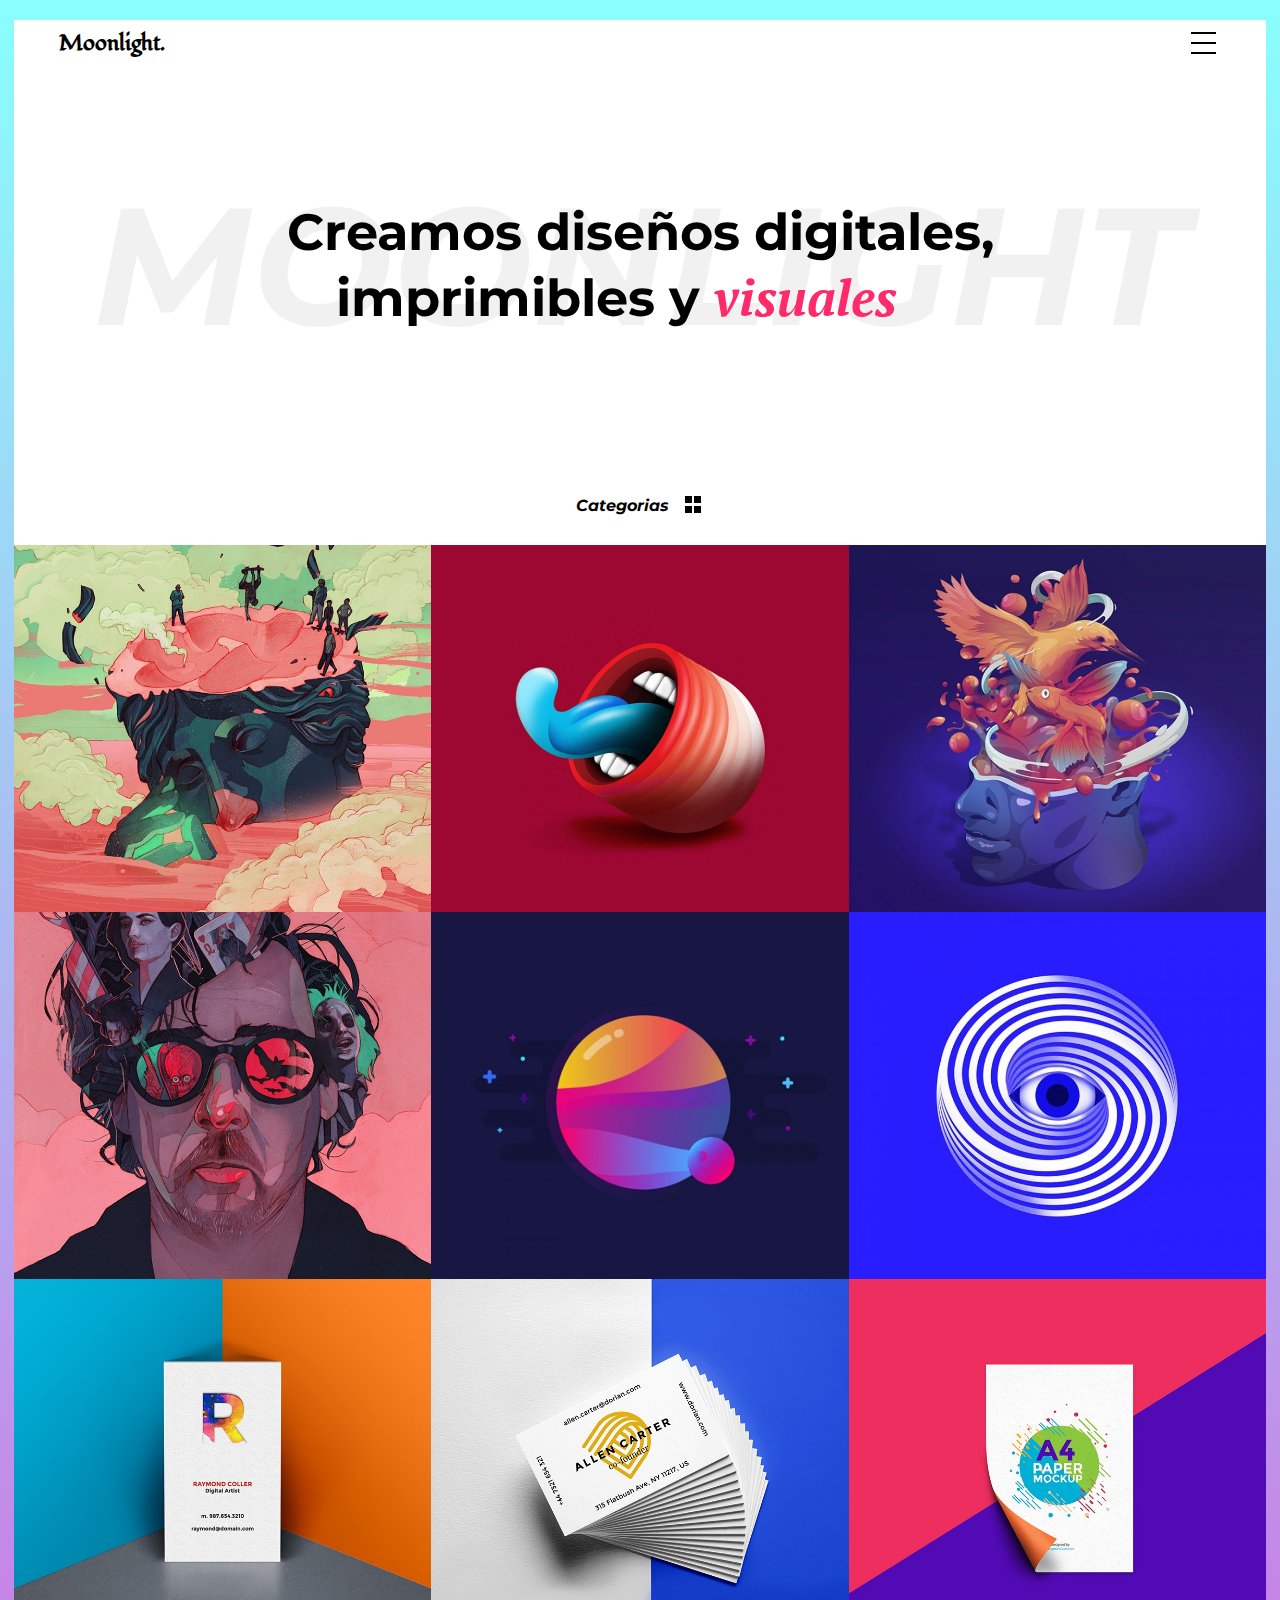
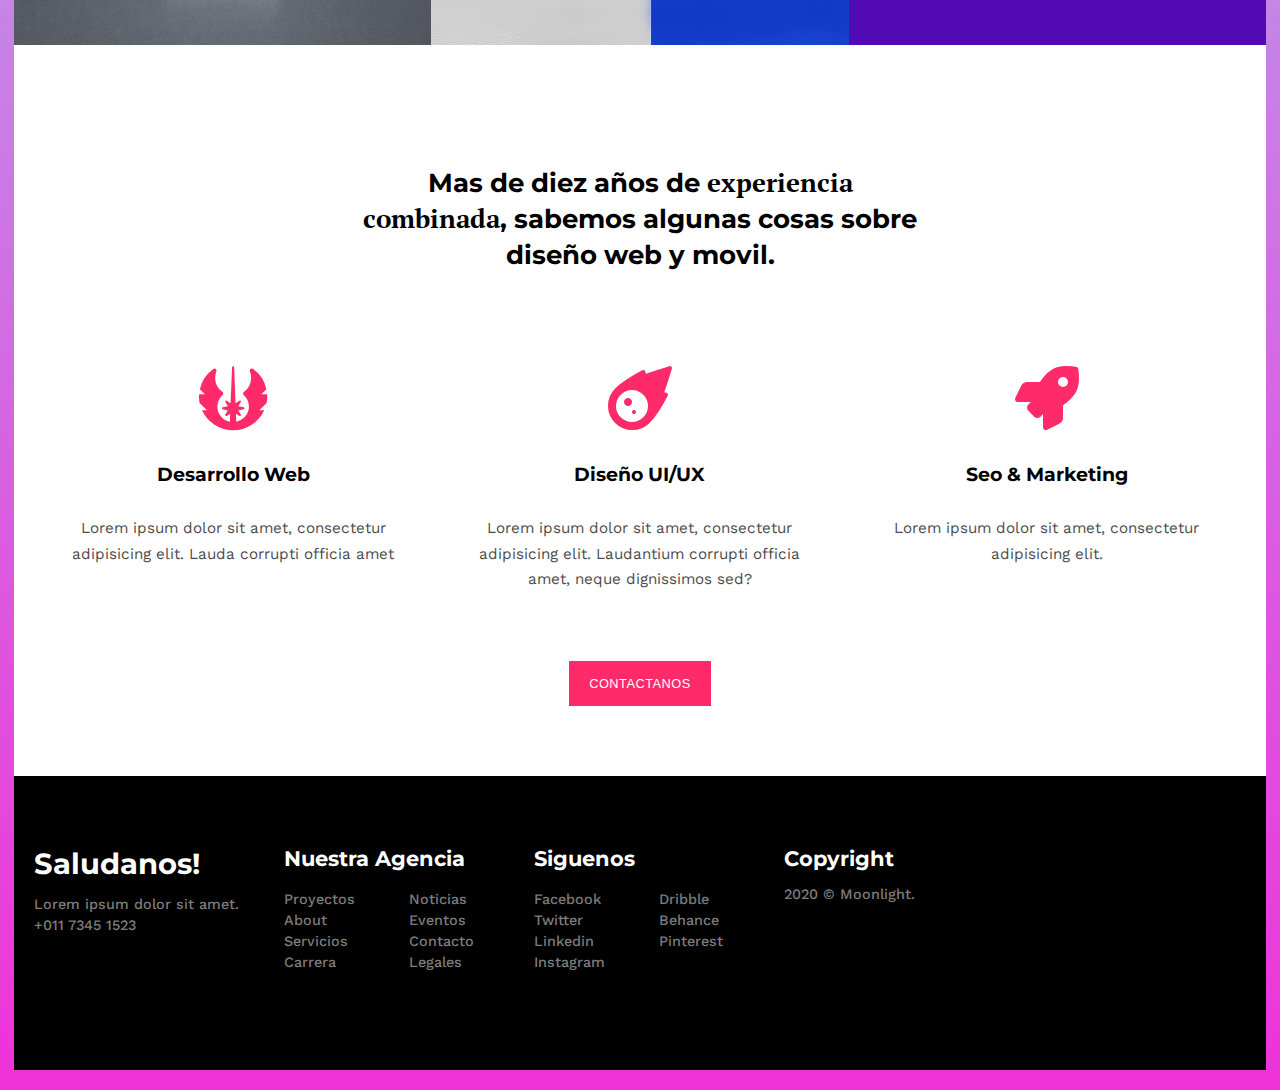
<file: index.html>
<!DOCTYPE html>
<html lang="en">
  <head>
    <meta charset="UTF-8" />
    <meta name="viewport" content="width=device-width, initial-scale=1.0" />
    <!--GOOGLE FONTS-->
    <link
      href="https://fonts.googleapis.com/css2?family=Montserrat:wght@400;700;900&display=swap"
      rel="stylesheet"
    />
    <link
      href="https://fonts.googleapis.com/css2?family=PT+Serif:wght@400;700&display=swap"
      rel="stylesheet"
    />
    <link
      href="https://fonts.googleapis.com/css2?family=Fondamento&display=swap"
      rel="stylesheet"
    />
    <link
      href="https://fonts.googleapis.com/css2?family=Work+Sans:wght@400;500&display=swap"
      rel="stylesheet"
    />
    <!--FONTAWESOME-->
    <link
      rel="stylesheet"
      href="https://cdnjs.cloudflare.com/ajax/libs/font-awesome/5.13.1/css/all.min.css"
    />
    <link rel="stylesheet" href="css/styles.css" />
    <title>Design Portfolio</title>
  </head>
  <body>
    <div class="contenedor">
      <!--INICIO HEADER-->
      <header class="header-principal flex">
        <!--INICIO NAV PRINCIPAL-->
        <nav class="navegacion-principal flex">
          <div class="logo flex">
            <p>moonlight.</p>
          </div>
          <div class="hamburguesa flex">
            <span class="linea-hamburguesa"></span>
            <span class="linea-hamburguesa"></span>
            <span class="linea-hamburguesa"></span>
          </div>
        </nav>
        <!--INICIO CONTENIDO HEADER-->
        <div class="contenedor-titulo-principal flex">
          <p class="texto-background flex">moonlight</p>
          <h1 class="titulo-principal">
            Creamos diseños digitales, <br />
            imprimibles y <span class="efecto-titulo">visuales</span>
          </h1>
        </div>
        <!--INICIO SECCION FILTROS-->
        <section class="contenedor-filtro flex">
          <div class="clickeable flex">
            <p>categorias</p>
            <div class="menu-categorias">
              <span class="cuadrado-categorias"></span>
              <span class="cuadrado-categorias"></span>
              <span class="cuadrado-categorias"></span>
              <span class="cuadrado-categorias"></span>
            </div>
          </div>
        </section>
        <div class="contenedor-categorias">
          <button class="categoria" data-filter="todos">Todos</button>
          <button class="categoria" data-filter="fotografia">Fotografia</button>
          <button class="categoria" data-filter="diseño">Diseño</button>
          <button class="categoria" data-filter="marca">Marca</button>
          <button class="categoria" data-filter="maqueta">Maquetas</button>
        </div>
      </header>
      <!--INICIO CONTENIDO PRINCIPAL-->
      <section class="contenedor-imagenes flex" id="proyectos">
        <div class="imagenes flex" data-item="diseño">
          <img
            class="imagenes-principales"
            src="./images/demo-creative-agency-work-1.jpg"
            alt=""
          />
          <div class="hover-imagenes">
            <div class="tag">#diseño</div>
            <h3 class="autor">john doe</h3>
            <p class="descripcion">
              Lorem ipsum dolor sit, amet consectetur adipisicing elit.
            </p>
            <button class="btn-hover">Ver Imagen</button>
          </div>
        </div>
        <div class="imagenes flex" data-item="diseño">
          <img
            class="imagenes-principales"
            src="./images/demo-creative-agency-work-2-768x675.jpg"
            alt=""
          />
          <div class="hover-imagenes">
            <div class="tag">#diseño</div>
            <h3 class="autor">jane doe</h3>
            <p class="descripcion">
              Lorem ipsum dolor sit, amet consectetur adipisicing elit.
            </p>
            <button class="btn-hover">Ver Mas</button>
          </div>
        </div>
        <div class="imagenes flex" data-item="diseño">
          <img
            class="imagenes-principales"
            src="./images/demo-creative-agency-work-5-768x675.jpg"
            alt=""
          />
          <div class="hover-imagenes">
            <div class="tag">#diseño</div>
            <h3 class="autor">john doe</h3>
            <p class="descripcion">
              Lorem ipsum dolor sit, amet consectetur adipisicing elit.
            </p>
            <button class="btn-hover">Ver Mas</button>
          </div>
        </div>
        <div class="imagenes flex" data-item="fotografia">
          <img
            class="imagenes-principales"
            src="./images/demo-creative-agency-work-6.jpg"
            alt=""
          />
          <div class="hover-imagenes">
            <div class="tag">#fotografia</div>
            <h3 class="autor">john doe</h3>
            <p class="descripcion">
              Lorem ipsum dolor sit, amet consectetur adipisicing elit.
            </p>
            <button class="btn-hover">Ver Mas</button>
          </div>
        </div>
        <div class="imagenes flex" data-item="diseño">
          <img
            class="imagenes-principales"
            src="./images/demo-creative-agency-work-7-768x675.jpg"
            alt=""
          />
          <div class="hover-imagenes">
            <div class="tag">#diseño</div>
            <h3 class="autor">jane doe</h3>
            <p class="descripcion">
              Lorem ipsum dolor sit, amet consectetur adipisicing elit.
            </p>
            <button class="btn-hover">Ver Mas</button>
          </div>
        </div>
        <div class="imagenes flex" data-item="diseño">
          <img
            class="imagenes-principales"
            src="./images/demo-creative-agency-work-9-768x675.jpg"
            alt=""
          />
          <div class="hover-imagenes">
            <div class="tag">#diseño</div>
            <h3 class="autor">john doe</h3>
            <p class="descripcion">
              Lorem ipsum dolor sit, amet consectetur adipisicing elit.
            </p>
            <button class="btn-hover">Ver Mas</button>
          </div>
        </div>
        <div class="imagenes flex" data-item="maqueta">
          <img
            class="imagenes-principales"
            src="./images/demo-creative-agency-work-3.jpg"
            alt=""
          />
          <div class="hover-imagenes">
            <div class="tag">#maqueta</div>
            <h3 class="autor">jane doe</h3>
            <p class="descripcion">
              Lorem ipsum dolor sit, amet consectetur adipisicing elit.
            </p>
            <button class="btn-hover">Ver Mas</button>
          </div>
        </div>
        <div class="imagenes flex" data-item="marca">
          <img
            class="imagenes-principales"
            src="./images/demo-creative-agency-work-4.jpg"
            alt=""
          />
          <div class="hover-imagenes">
            <div class="tag">#marca</div>
            <h3 class="autor">john doe</h3>
            <p class="descripcion flex">
              Lorem ipsum dolor sit, amet consectetur adipisicing elit.
            </p>
            <button class="btn-hover">Ver Mas</button>
          </div>
        </div>
        <div class="imagenes flex" data-item="maqueta">
          <img
            class="imagenes-principales"
            src="./images/demo-creative-agency-work-8.jpg"
            alt=""
          />
          <div class="hover-imagenes">
            <div class="tag">#maqueta</div>
            <h3 class="autor">jane doe</h3>
            <p class="descripcion">
              Lorem ipsum dolor sit, amet consectetur adipisicing elit.
            </p>
            <button class="btn-hover">Ver Mas</button>
          </div>
        </div>
      </section>
      <!--INICIO CONTENIDO SERVICIOS-->
      <div class="contenedor-servicios flex" id="servicios">
        <div class="contenedor-titulo-secundario">
          <h2 class="titulo-secundario">
            Mas de diez años de
            <span class="span-servicio">experiencia combinada</span>, sabemos
            algunas cosas sobre diseño web y movil.
          </h2>
        </div>
        <div class="servicios">
          <div class="icono flex">
            <i class="fas fa-jedi"></i>
          </div>
          <h3 class="titulos-servicios">Desarrollo Web</h3>
          <p class="textos-servicios">
            Lorem ipsum dolor sit amet, consectetur adipisicing elit. Lauda
            corrupti officia amet
          </p>
        </div>
        <div class="servicios">
          <div class="icono flex"><i class="fas fa-meteor"></i></div>
          <h3 class="titulos-servicios">Diseño UI/UX</h3>
          <p class="textos-servicios">
            Lorem ipsum dolor sit amet, consectetur adipisicing elit. Laudantium
            corrupti officia amet, neque dignissimos sed?
          </p>
        </div>
        <div class="servicios">
          <div class="icono flex"><i class="fas fa-rocket"></i></div>
          <h3 class="titulos-servicios">Seo & Marketing</h3>
          <p class="textos-servicios">
            Lorem ipsum dolor sit amet, consectetur adipisicing elit.
          </p>
        </div>
        <div class="contenedor-boton-servicios flex">
          <button class="btn-contacto">contactanos</button>
        </div>
      </div>
      <!--INICIO FOOTER-->
      <footer class="footer-principal" id="contacto">
        <div class="contacto">
          <h2 class="titulo-footer saludo">Saludanos!</h2>
          <p class="texto-footer">Lorem ipsum dolor sit amet.</p>
          <p class="texto-footer">+011 7345 1523</p>
        </div>
        <div class="contenedores-footer">
          <h2 class="titulo-footer">Nuestra Agencia</h2>
          <div class="listas-footer">
            <ul class="ul-footer">
              <li class="texto-footer">proyectos</li>
              <li class="texto-footer">about</li>
              <li class="texto-footer">servicios</li>
              <li class="texto-footer">carrera</li>
            </ul>
            <ul class="ul-footer">
              <li class="texto-footer">noticias</li>
              <li class="texto-footer">eventos</li>
              <li class="texto-footer">contacto</li>
              <li class="texto-footer">legales</li>
            </ul>
          </div>
        </div>
        <div class="contenedores-footer">
          <h2 class="titulo-footer">Siguenos</h2>
          <div class="listas-footer">
            <ul class="ul-footer">
              <li class="texto-footer">facebook</li>
              <li class="texto-footer">twitter</li>
              <li class="texto-footer">linkedin</li>
              <li class="texto-footer">instagram</li>
            </ul>
            <ul class="ul-footer">
              <li class="texto-footer">dribble</li>
              <li class="texto-footer">behance</li>
              <li class="texto-footer">pinterest</li>
            </ul>
          </div>
        </div>
        <div class="contenedores-footer">
          <h2 class="titulo-footer">Copyright</h2>
          <p class="texto-footer">2020 &copy; Moonlight.</p>
        </div>
      </footer>
      <!--INICIO MODAL-->
      <div class="contenedor-imagen-flotante">
        <div class="contenedor-imagen">
          <img
            class="img-flotante"
            src="./images/demo-creative-agency-work-8.jpg"
            alt=""
          />
          <div class="btn-cerrar flex">
            <span class="linea-cerrar"></span><span class="linea-cerrar"></span>
          </div>
          <button class="btn-izquierda">
            <i class="fas fa-chevron-left"></i>
          </button>
          <button class="btn-derecha">
            <i class="fas fa-chevron-right"></i>
          </button>
        </div>
      </div>
      <!--INICIO MENU DESPLEGABLE-->
      <div class="menu-desplegable">
        <div class="contenedor contenido-menu-desplegable flex">
          <div class="cerrar-desplegable flex">
            <span class="linea-cerrar linea-negra"></span
            ><span class="linea-cerrar linea-negra"></span>
          </div>
          <h3 class="secciones"><a href="#proyectos">proyectos</a></h3>
          <h3 class="secciones"><a href="#servicios">servicios</a></h3>
          <h3 class="secciones"><a href="#contacto">contacto</a></h3>
        </div>
      </div>
    </div>
    <script src="js/app.js"></script>
  </body>
</html>
</file>
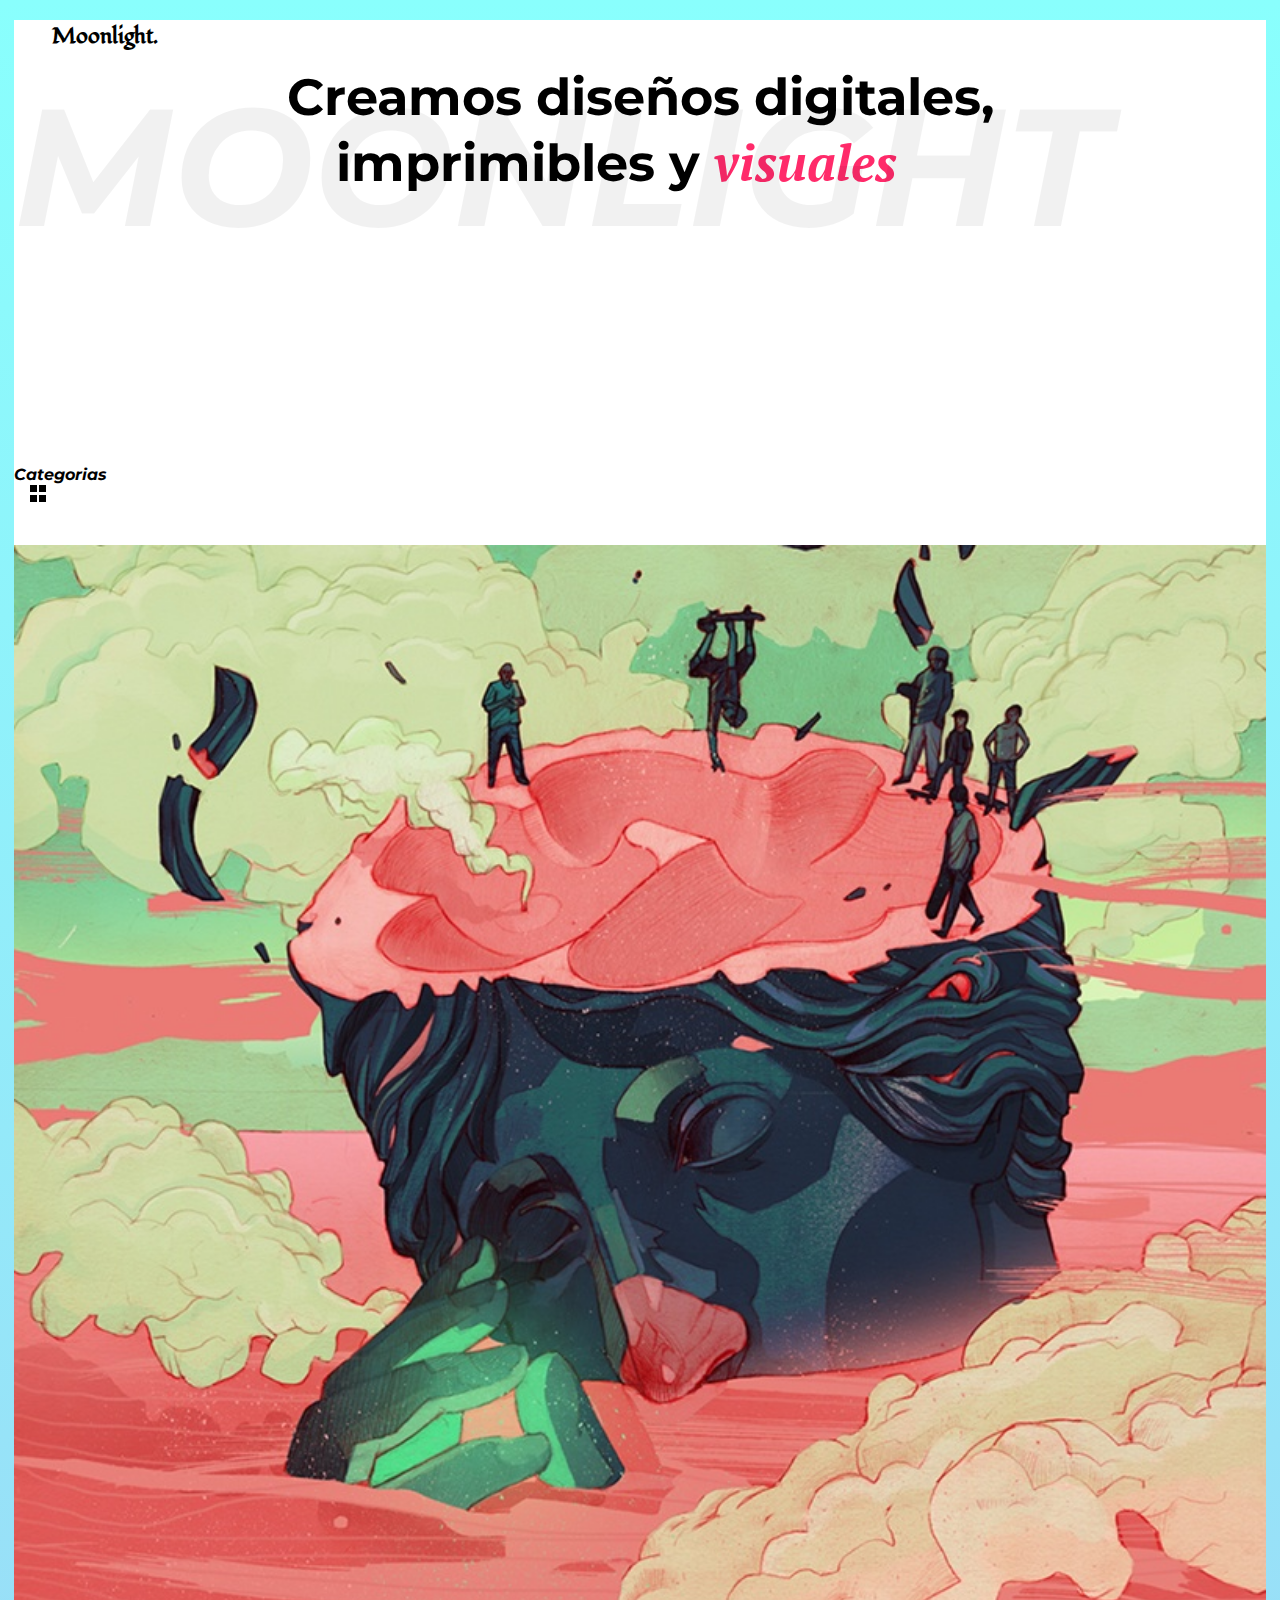
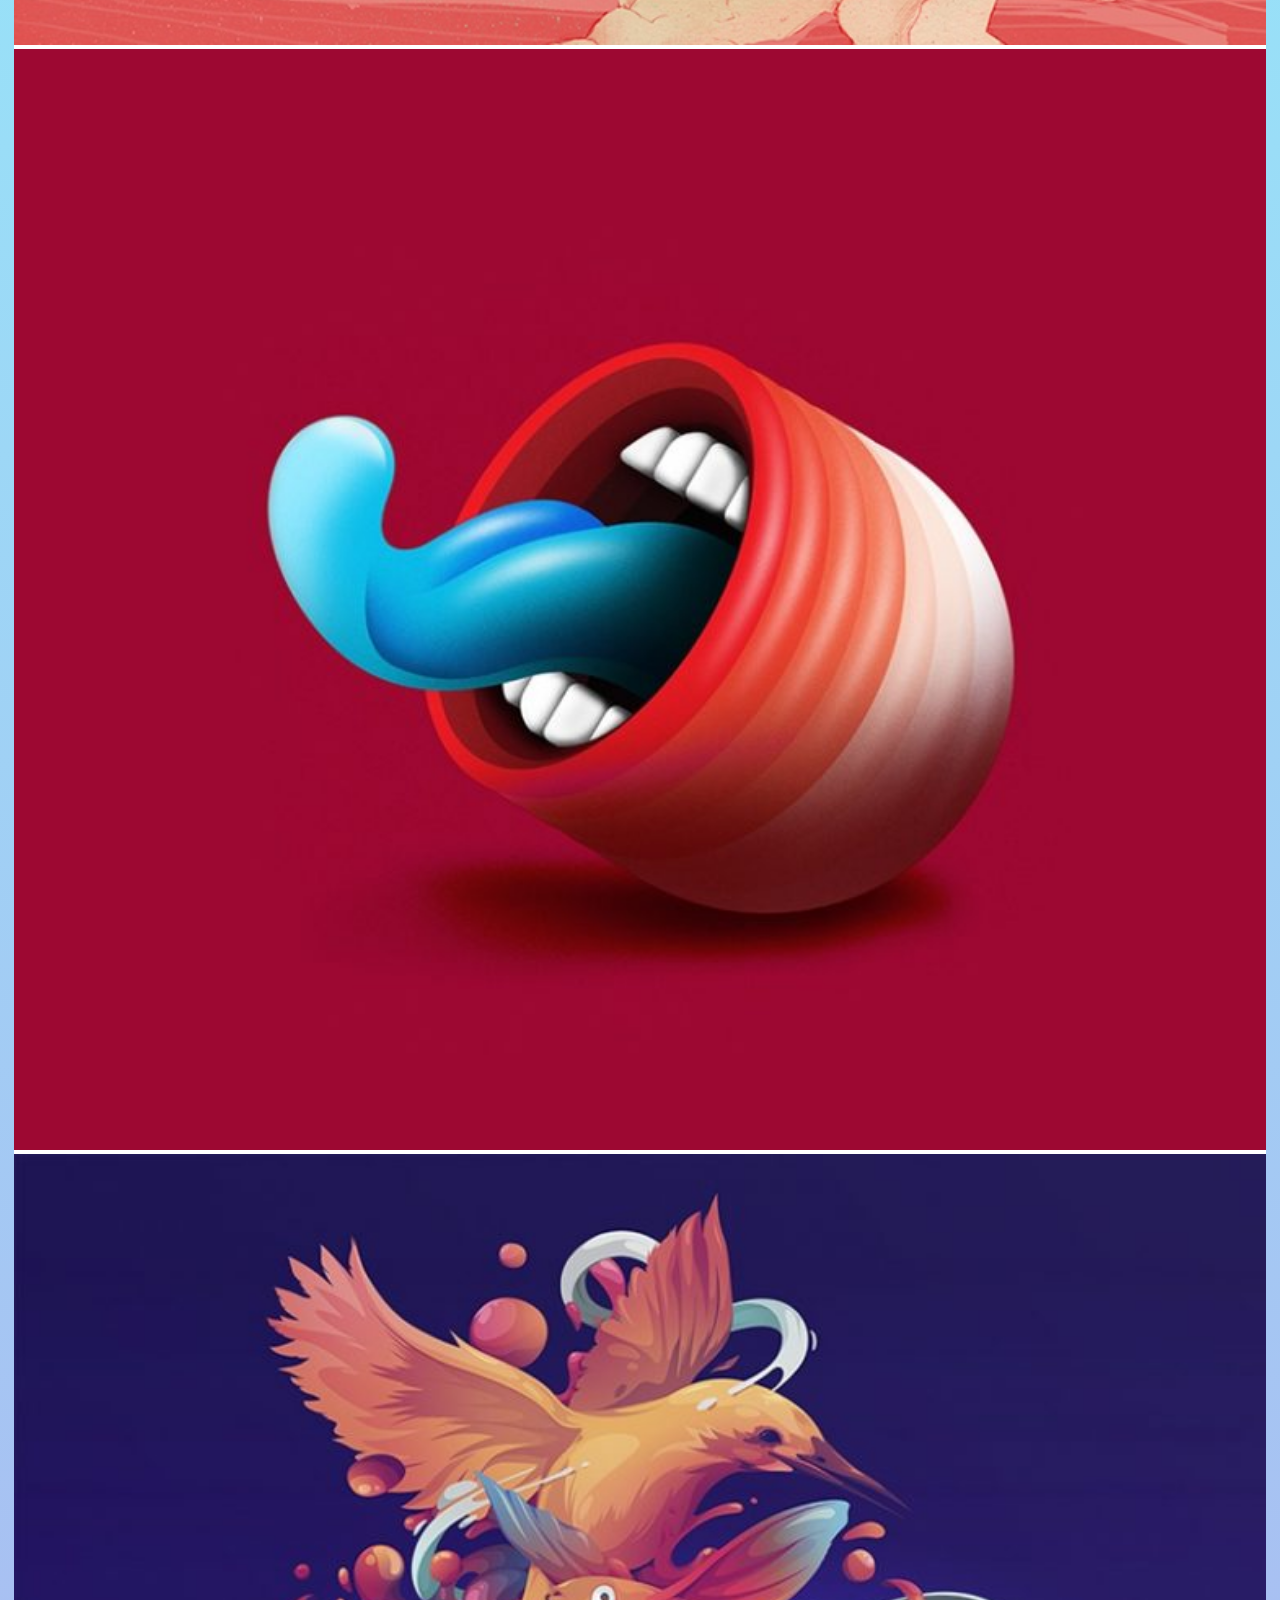
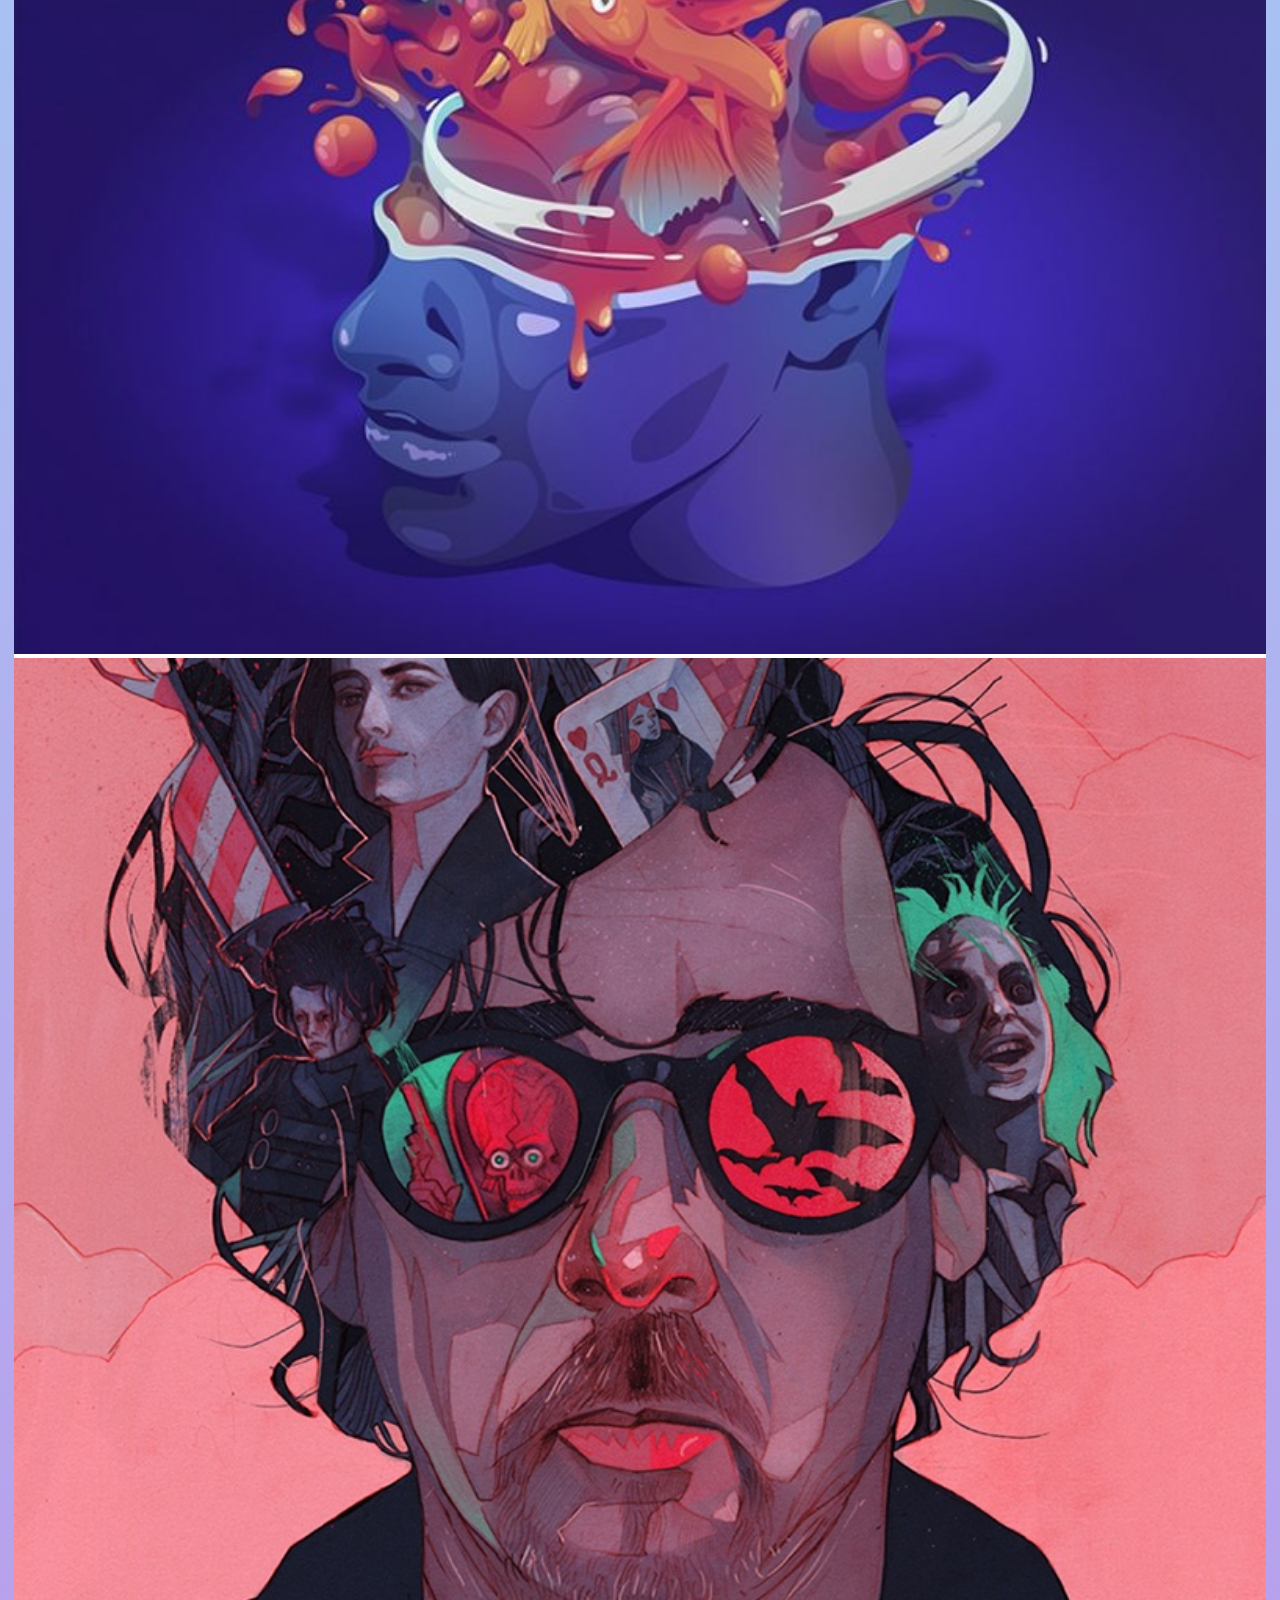
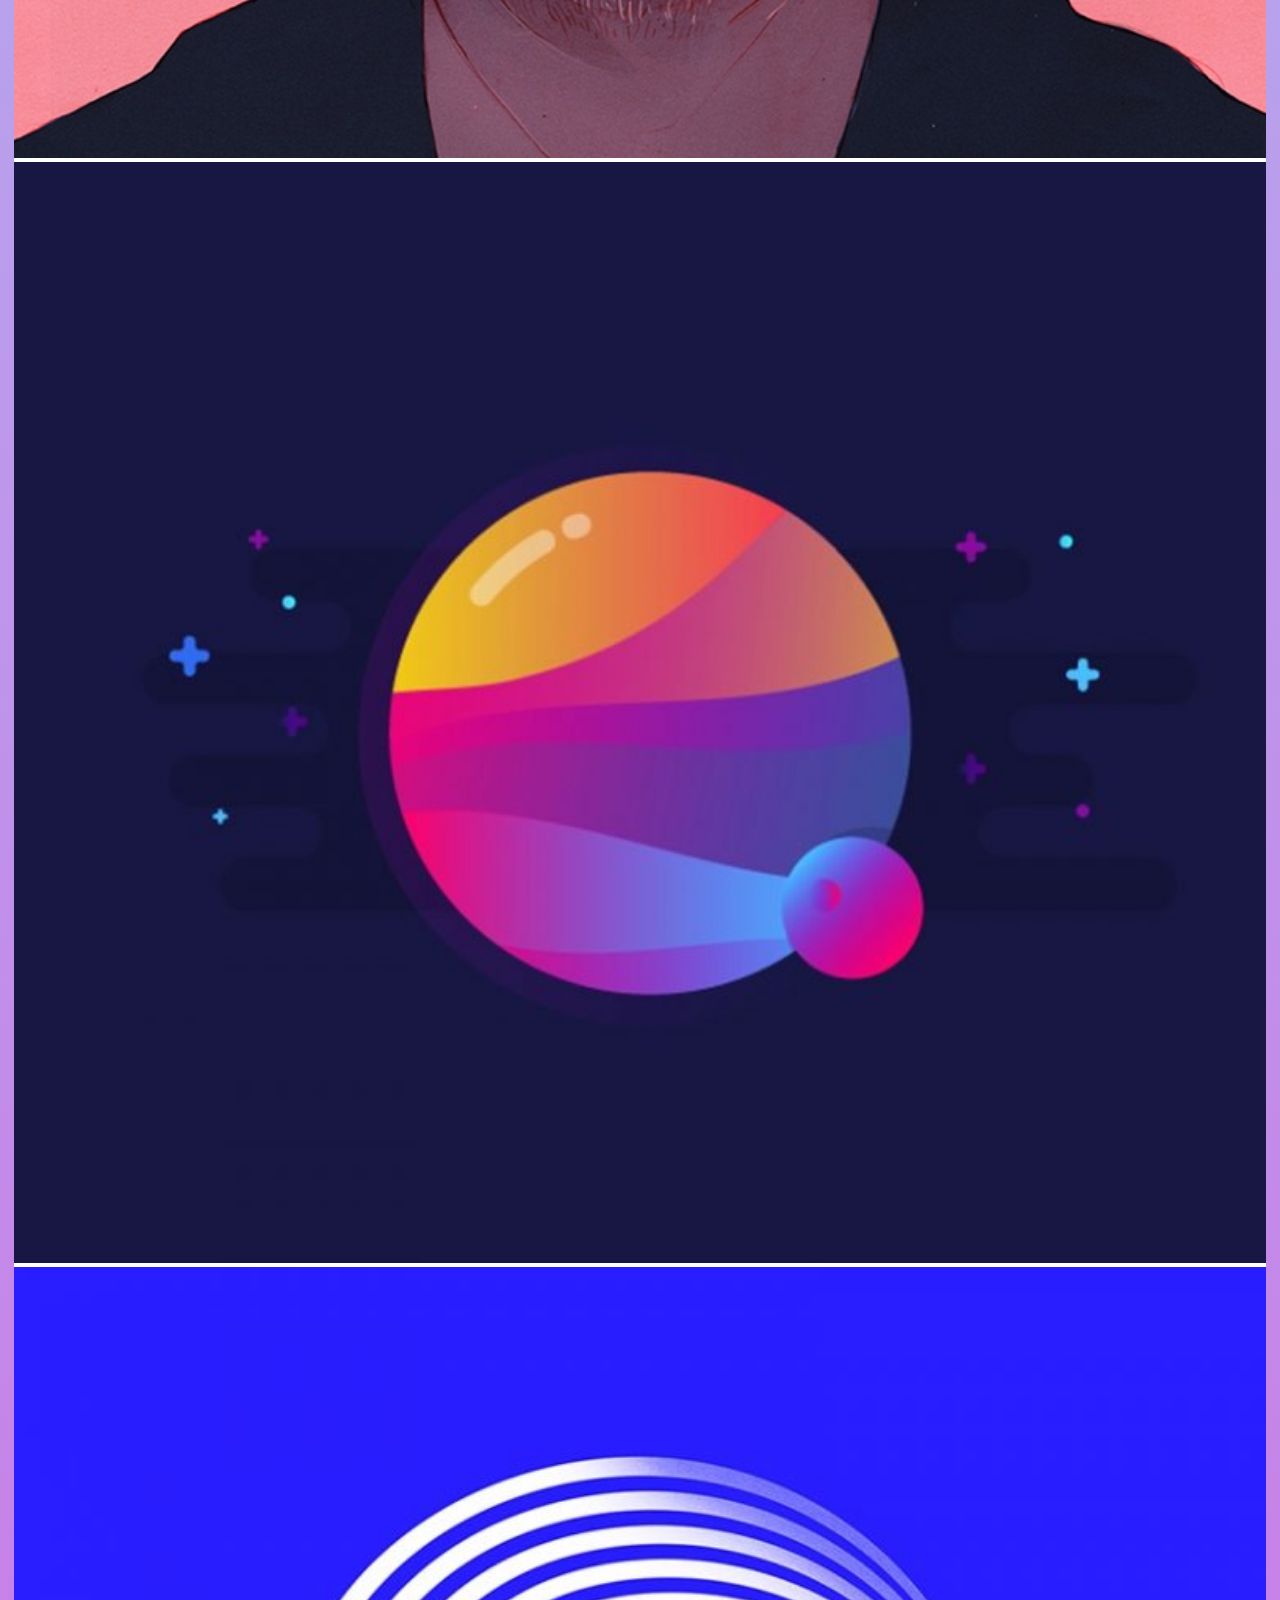
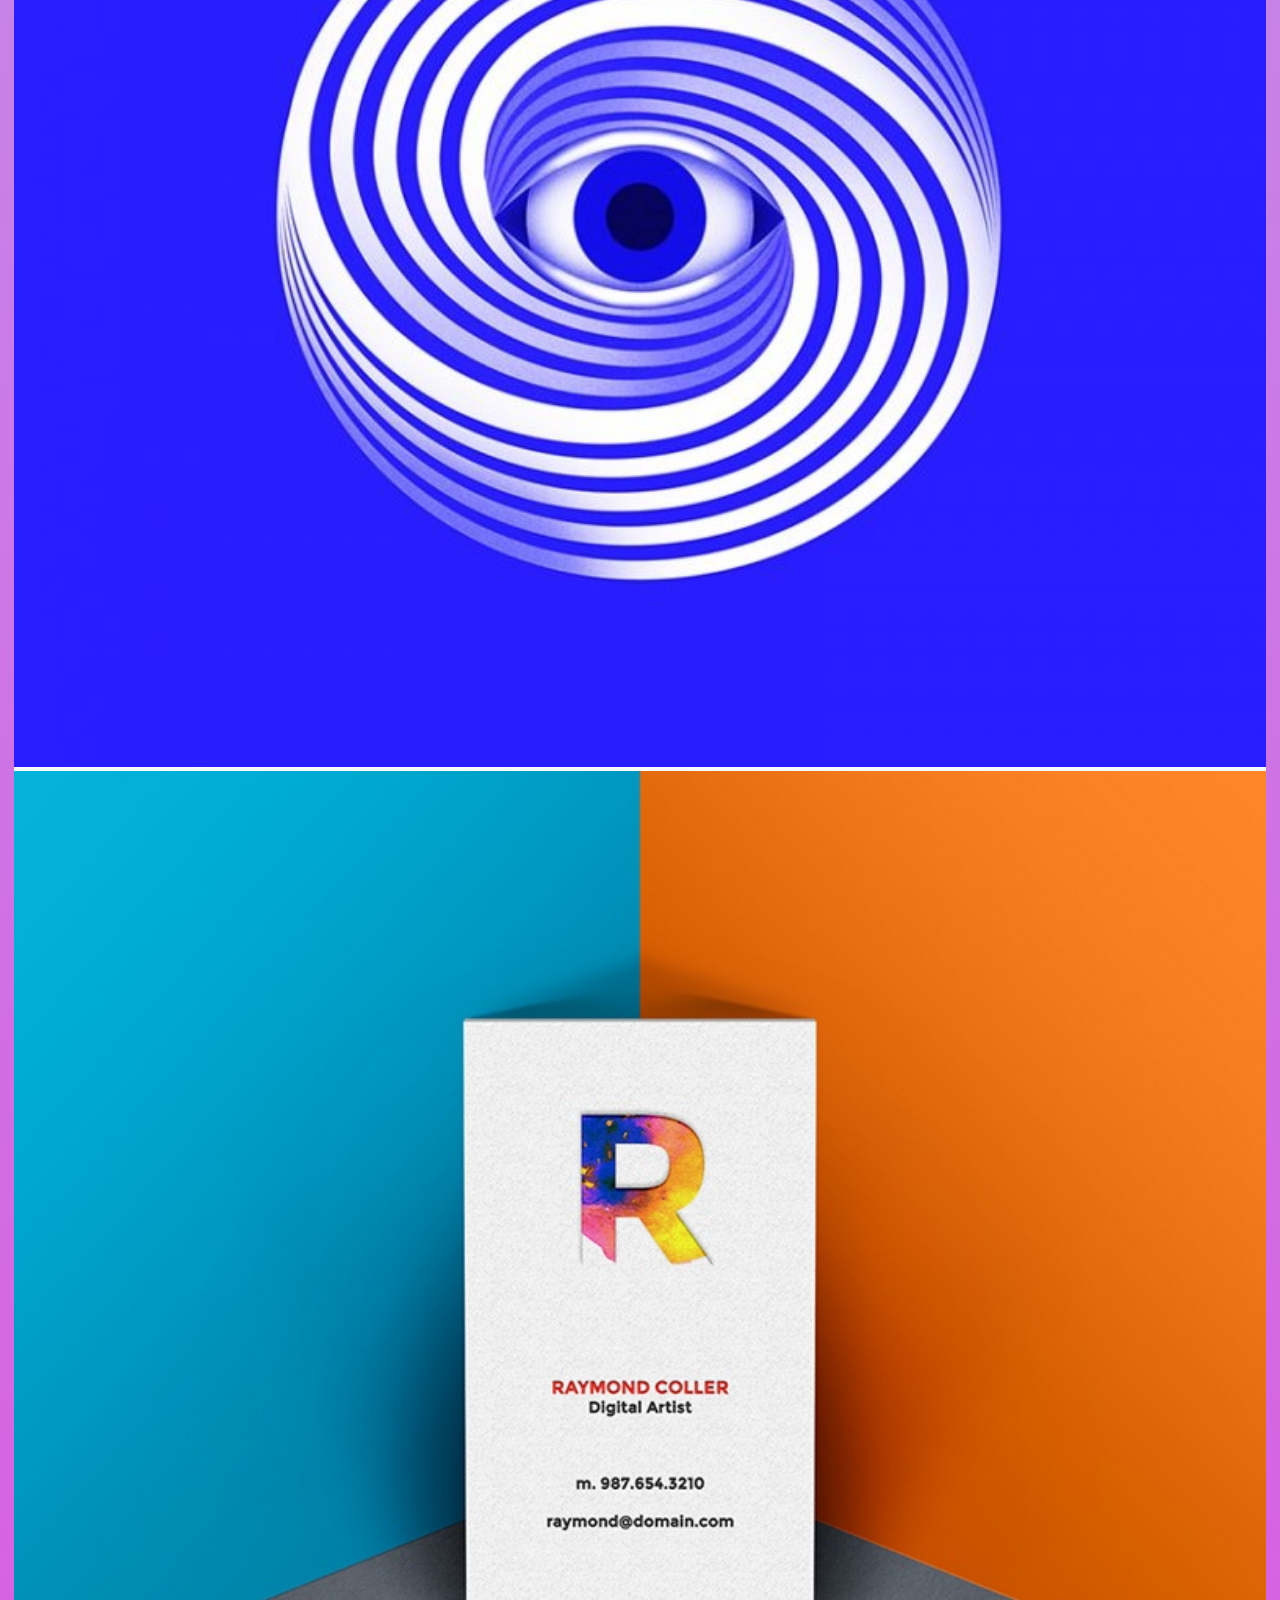
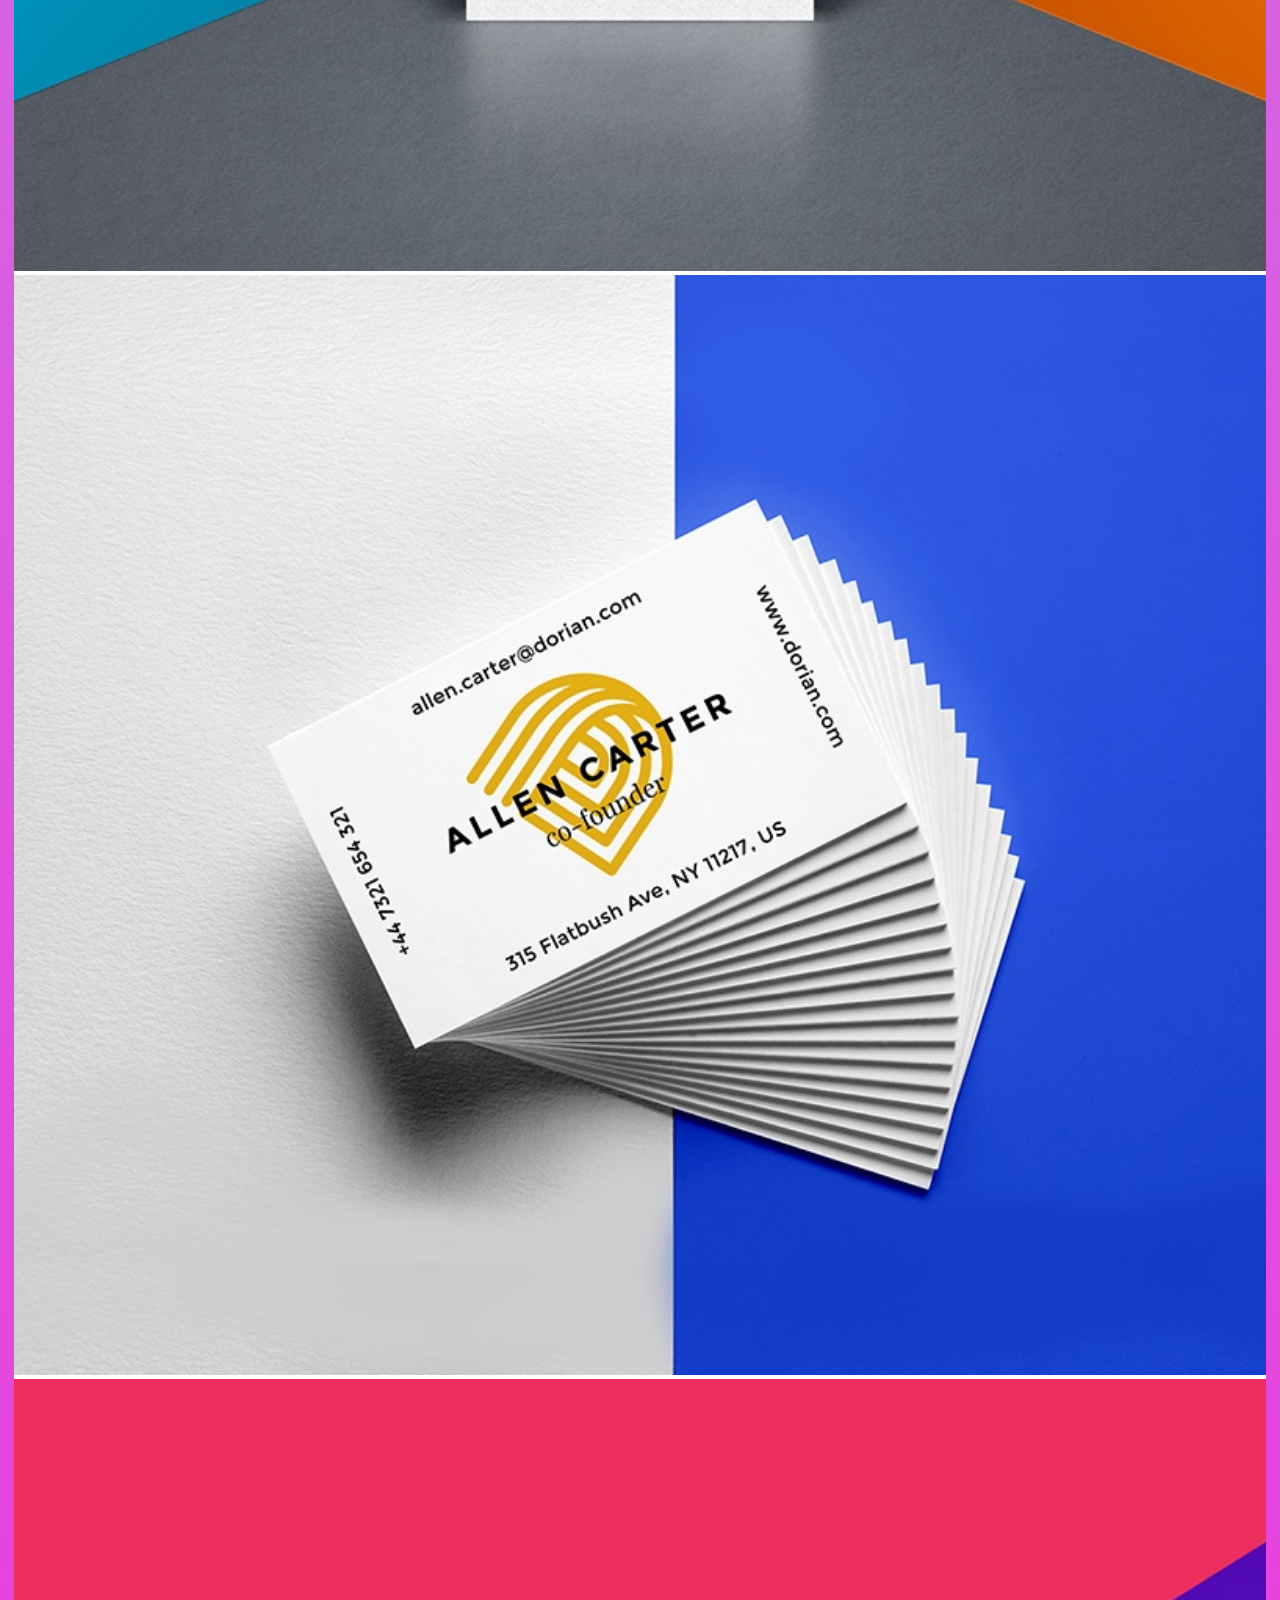
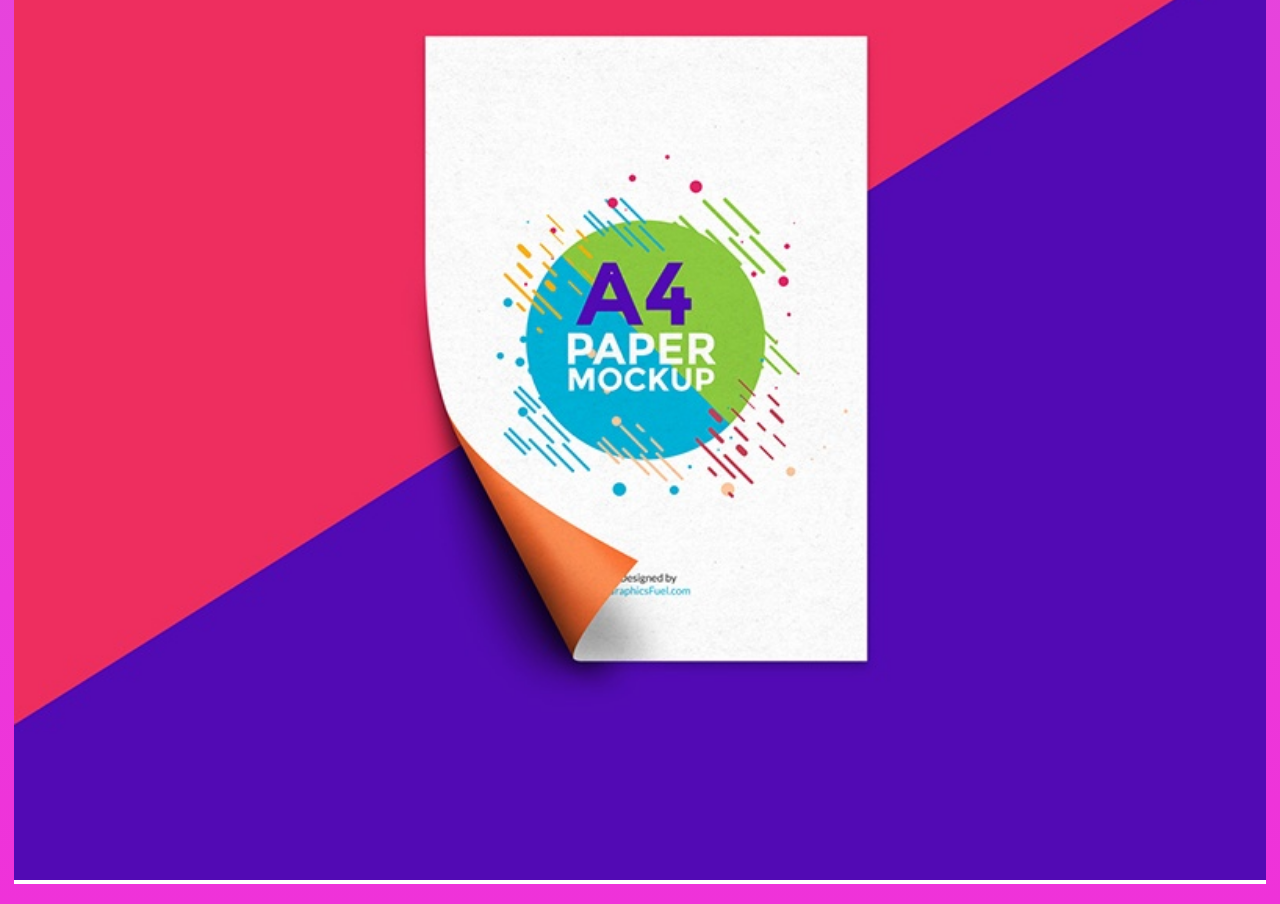
<file: indes.html>
<!DOCTYPE html>
<html lang="en">
  <head>
    <meta charset="UTF-8" />
    <meta name="viewport" content="width=device-width, initial-scale=1.0" />
    <link
      href="https://fonts.googleapis.com/css2?family=Montserrat:wght@400;700;900&display=swap"
      rel="stylesheet"
    />
    <link
      href="https://fonts.googleapis.com/css2?family=PT+Serif:wght@400;700&display=swap"
      rel="stylesheet"
    />
    <link
      href="https://fonts.googleapis.com/css2?family=Fondamento&display=swap"
      rel="stylesheet"
    />
    <link rel="stylesheet" href="css/styles.css" />
    <title>Design Portfolio</title>
  </head>
  <body>
    <div class="contenedor">
      <header class="header-principal">
        <nav class="navegacion-principal">
          <div class="logo">
            <p>moonlight.</p>
          </div>
          <div class="hamburguesa">
            <span class="linea-hamburguesa"></span>
            <span class="linea-hamburguesa"></span>
            <span class="linea-hamburguesa"></span>
          </div>
        </nav>
        <div class="contenedor-titulo-principal">
          <p class="texto-background">moonlight</p>
          <h1 class="titulo-principal">
            Creamos diseños digitales, <br />
            imprimibles y <span class="efecto-titulo">visuales</span>
          </h1>
        </div>
        <div class="contenedor-filtro">
          <p>categorias</p>
          <div class="menu-categorias">
            <span class="cuadrado-categorias"></span>
            <span class="cuadrado-categorias"></span>
            <span class="cuadrado-categorias"></span>
            <span class="cuadrado-categorias"></span>
          </div>
        </div>
        <div class="contenedor-categorias">
          <button class="categoria" data-filter="todos">Todos</button>
          <button class="categoria" data-filter="fotografia">Fotografia</button>
          <button class="categoria" data-filter="diseño">Diseño</button>
          <button class="categoria" data-filter="marca">Marca</button>
          <button class="categoria" data-filter="maqueta">Maquetas</button>
        </div>
      </header>
      <section class="contenedor-imagenes">
        <div class="imagenes" data-item="diseño">
          <img src="./images/demo-creative-agency-work-1.jpg" alt="" />
        </div>
        <div class="imagenes" data-item="diseño">
          <img src="./images/demo-creative-agency-work-2-768x675.jpg" alt="" />
        </div>
        <div class="imagenes" data-item="marca">
          <img src="./images/demo-creative-agency-work-5-768x675.jpg" alt="" />
        </div>
        <div class="imagenes" data-item="fotografia">
          <img src="./images/demo-creative-agency-work-6.jpg" alt="" />
        </div>
        <div class="imagenes" data-item="maqueta">
          <img src="./images/demo-creative-agency-work-7-768x675.jpg" alt="" />
        </div>
        <div class="imagenes">
          <img src="./images/demo-creative-agency-work-9-768x675.jpg" alt="" />
        </div>
        <div class="imagenes" data-item="maqueta">
          <img src="./images/demo-creative-agency-work-3.jpg" alt="" />
        </div>
        <div class="imagenes" data-item="marca">
          <img src="./images/demo-creative-agency-work-4.jpg" alt="" />
        </div>
        <div class="imagenes" data-item="maqueta">
          <img src="./images/demo-creative-agency-work-8.jpg" alt="" />
        </div>
      </section>
      <footer></footer>
    </div>
    <script src="js/app.js"></script>
  </body>
</html>
</file>
<file: css/styles.css>
* {
  margin: 0;
  padding: 0;
  box-sizing: border-box;
  scroll-behavior: smooth;
}
body {
  overflow-x: hidden;
  background: #ef32d9; /* Para navegadores antiguos */
  background: -webkit-linear-gradient(
    #89fffd,
    #ef32d9
  ); /* Chrome 10-25, Safari 5.1-6 */
  background: linear-gradient(
    #89fffd,
    #ef32d9
  ); /* W3C, IE 10+/ Edge, Firefox 16+, Chrome 26+, Opera 12+, Safari 7+ */
  font-family: "Montserrat", sans-serif;
}

/*GENERALES Y GRUPOS*/
a {
  color: inherit;
  text-decoration: none;
}
.contenedor {
  width: calc(100% - 28px);
  margin: 20px 14px;
  background-color: white;
}
.flex {
  display: flex;
  justify-content: center;
  align-items: center;
}

.efecto-titulo,
.descripcion,
.span-servicio {
  font-family: "PT Serif", serif;
}

.textos-servicios,
.texto-footer {
  font-family: "Work Sans", sans-serif;
}

.logo,
.contenedor-filtro,
.tag,
.ul-footer,
.autor {
  text-transform: capitalize;
}

.btn-hover,
.btn-contacto,
.btn-cerrar,
.btn-izquierda,
.btn-derecha,
.clickeable,
.categoria {
  cursor: pointer;
}

/*INICIO HEADER*/
.header-principal {
  flex-direction: column;
}
.navegacion-principal {
  width: 100%;
  height: 45px;
  justify-content: space-between;
  padding: 0 3%;
}
.logo {
  width: 120px;
  height: 100%;
  font-family: "Fondamento", cursive;
  font-size: 1.4rem;
  font-weight: bolder;
}
.hamburguesa {
  width: 50px;
  height: 100%;
  flex-direction: column;
}
.hamburguesa:hover .linea-hamburguesa {
  width: 65%;
}
.hamburguesa:hover .linea-hamburguesa:nth-child(2) {
  width: 75%;
}
.linea-hamburguesa {
  width: 50%;
  height: 2px;
  margin: 4px;
  background: rgb(0, 0, 0);
  transition: all 0.2s ease-in-out;
}
.contenedor-titulo-principal {
  position: relative;
  width: 100%;
  height: 400px;
}
.texto-background {
  position: absolute;
  width: 100%;
  overflow: hidden;
  color: rgba(0, 0, 0, 0.055);
  font-size: clamp(3.1rem, 13vw, 12rem);
  text-transform: uppercase;
  font-weight: bolder;
  font-style: italic;
}
.titulo-principal {
  z-index: 1;
  width: 100%;
  padding: 0 10px;
  text-align: center;
  font-size: clamp(2.3rem, 4vw, 4rem);
}
.efecto-titulo {
  width: 230px;
  display: inline-block;
  opacity: 1;
  color: rgb(255, 42, 106);
  font-style: italic;
  font-weight: 900;
  text-align: center;
}

/*MEDIA QUERYS HEADER*/
@media (min-width: 550px) {
  .efecto-titulo {
    text-align: left;
  }
}

/*SECCION FILTROS*/
.contenedor-filtro {
  width: 100%;
  height: 80px;
  font-weight: bolder;
  font-style: italic;
}
.clickeable {
  width: 50%;
  max-width: 200px;
  height: 40px;
}
.menu-categorias {
  width: 20px;
  height: 20px;
  display: flex;
  flex-wrap: wrap;
  margin-left: 15px;
}
.cuadrado-categorias {
  width: 7px;
  height: 7px;
  margin: 1px;
  background: black;
}

.contenedor-categorias {
  width: 100%;
  max-width: 800px;
  display: none; /*PARA CAMBIAR CON JS*/
  justify-content: space-evenly;
  align-items: center;
  flex-wrap: wrap;
  padding: 20px 0;
  margin: 0 auto;
}
.display {
  display: flex;
}
.categoria {
  padding: 5px 10px;
  margin: 5px 5px;
  background: none;
  border: 1px solid rgb(238, 238, 238);
  box-shadow: 1px 1px 10px rgba(0, 0, 0, 0.082);
  color: rgb(90, 90, 90);
}

/*SECCION IMAGENES*/
.contenedor-imagenes {
  width: 100%;
  flex-direction: row;
  flex-wrap: wrap;
  transition: all 0.5s ease-in-out;
}
.imagenes {
  position: relative;
  flex-basis: 100%;
  overflow: hidden;
  margin: 0;
  padding: 0;
}
.imagenes:hover .hover-imagenes {
  opacity: 1;
  transform: rotateX(0deg);
}
.hover-imagenes {
  position: absolute;
  width: 80%;
  max-width: 350px;
  height: 80%;
  max-height: 350px;
  display: flex;
  margin: 0 auto;
  padding: 15px;
  flex-direction: column;
  align-items: flex-start;
  opacity: 0;
  background: rgba(255, 255, 255, 0.938);
  transform: rotateX(0deg);
  transition: all 0.5s ease-in-out;
}
.tag {
  padding: 3px 7px;
  margin-bottom: 15px;
  font-size: clamp(0.6rem, 3vw, 0.9rem);
  background: white;
  border-radius: 5px;
  box-shadow: 0px 0px 5px rgba(255, 42, 106, 0.288);
  font-weight: bold;
}
.autor {
  width: 100%;
  text-align: center;
  font-size: clamp(1.3rem, 6vw, 1.8rem);
  font-style: italic;
}
.descripcion {
  max-width: 250px;
  height: 50%;
  padding: 5px 0;
  margin: 0 auto;
  font-size: clamp(0.8rem, 5vw, 1.4rem);
  text-align: center;
  line-height: 1.6;
}
.btn-hover {
  padding: 5px 10px;
  align-self: flex-end;
  margin-top: auto;
  border: none;
  color: white;
  background: rgb(255, 42, 106);
}

.imagenes:hover .imagenes-principales {
  transform: scale(1.1);
}
.imagenes-principales,
img {
  width: 100%;
  height: 100%;
  transition: all 0.5s ease-in-out;
}

/*MEDIA QUERYS SECCION IMAGENES*/
@media (min-width: 470px) {
  .tag {
    margin-bottom: 35px;
  }
  .btn-hover {
    padding: 10px 18px;
  }
}
@media (min-width: 760px) {
  .imagenes {
    flex-basis: 50%;
  }
  .tag {
    margin-bottom: 15px;
  }
}
@media (min-width: 925px) {
  .tag {
    margin-bottom: 35px;
  }
}
@media (min-width: 1200px) {
  .imagenes {
    flex-basis: 33.3333%;
  }
}

/*SECCION SERVICIOS*/
.contenedor-servicios {
  width: 100%;
  flex-wrap: wrap;
  padding: 70px 0;
}
.contenedor-titulo-secundario {
  width: 100%;
  margin: 50px 0;
}
.titulo-secundario {
  max-width: 600px;
  margin: 0 auto;
  padding: 0 15px;
  text-align: center;
  font-size: 1.6rem;
  line-height: 1.4;
}
.span-servicio {
  font-weight: 600;
}
.servicios {
  width: 100%;
  max-width: 450px;
  margin: 25px 0;
}
.icono {
  width: 100%;
  height: 100px;
  color: rgb(255, 42, 106);
  font-size: 4rem;
  transition: all 0.1s ease-in-out;
}
.icono:hover {
  font-size: 5rem;
}
.titulos-servicios {
  width: 100%;
  text-align: center;
  padding: 15px 0;
}
.textos-servicios {
  width: 100%;
  height: 120px;
  padding: 15px 5px;
  margin: 0 auto;
  color: rgb(75, 75, 75);
  text-align: center;
  line-height: 1.7;
  font-size: 0.95rem;
}
.contenedor-boton-servicios {
  width: 100%;
  margin-top: 15px;
}

.btn-contacto {
  padding: 15px 20px;
  color: white;
  border: none;
  background-color: rgb(255, 42, 106);
  text-transform: uppercase;
  font-size: 0.8rem;
  letter-spacing: 0.5px;
}

/*MEDIA QUERYS SECCION SERVICIOS*/
@media (min-width: 850px) {
  .contenedor-servicios {
    justify-content: space-evenly;
  }
  .servicios {
    width: 30%;
  }
}

/*SECCION FOOTER*/
.footer-principal {
  width: 100%;
  padding: 70px 20px;
  display: flex;
  flex-wrap: wrap;
  justify-content: flex-start;
  color: white;
  background: black;
}
.contacto,
.contenedores-footer {
  width: 100%;
  max-width: 250px;
  margin-bottom: 25px;
}
.titulo-footer {
  margin-bottom: 15px;
  font-size: 1.3rem;
}
.saludo {
  font-size: 1.8rem;
}
.texto-footer {
  color: rgb(124, 124, 124);
  margin: 5px 0;
  font-size: 0.9rem;
  font-weight: 500;
  cursor: pointer;
  transition: all 0.1s ease-in-out;
}
.texto-footer:hover {
  color: white;
}
.listas-footer {
  display: flex;
  width: 100%;
}
.ul-footer {
  list-style: none;
  width: 50%;
}

/*MEDIA QUERYS SECCION FOOTER*/
@media (min-width: 600px) {
  footer {
    justify-content: space-evenly;
  }
}

/*IMAGEN FLOTANTE*/
.contenedor-imagen-flotante {
  position: fixed;
  top: 0;
  left: 0;
  z-index: 3;
  width: 100%;
  height: 100%;
  display: none;
  justify-content: center;
  align-items: center;
  background: rgba(0, 0, 0, 0.644);
  transition: all 0.3s ease-in-out;
}
.contenedor-imagen {
  position: relative;
  width: 91%;
  max-width: 750px;
  min-height: 270px;
  max-height: 750px;
  transition: all 0.3s ease-in-out;
}
.btn-cerrar {
  position: absolute;
  top: -55px;
  right: 0;
  width: 50px;
  height: 50px;
  transition: all 0.3s ease-in-out;
  z-index: 11;
}
.linea-cerrar {
  position: absolute;
  width: 30px;
  height: 2px;
  background: white;
  transform: rotate(135deg);
  transition: all 0.3s ease-in-out;
}

/*Animacion del hover de la cruz*/
.linea-cerrar:nth-child(2) {
  transform: rotate(-135deg);
}
.btn-cerrar:hover .linea-cerrar {
  transform: rotate(45deg);
  background: rgb(255, 42, 106);
}
.btn-cerrar:hover .linea-cerrar:nth-child(2) {
  transform: rotate(-45deg);
}

.btn-izquierda,
.btn-derecha {
  position: absolute;
  bottom: -50px;
  width: 40px;
  height: 40px;
  border: none;
  outline: none;
  color: white;
  background: none;
  font-size: 2rem;
}
.btn-izquierda {
  left: 55px;
}
.btn-derecha {
  right: 55px;
}
.btn-derecha:hover,
.btn-izquierda:hover {
  color: rgb(255, 42, 106);
}

/*MENU DESPLAZABLE*/

.menu-desplegable {
  position: fixed;
  top: 0;
  right: -100%;
  width: 100%;
  max-width: 400px;
  height: 100%;
  background: #ef32d9; /* Para navegadores antiguos */
  background: -webkit-linear-gradient(
    #89fffd,
    #ef32d9
  ); /* Chrome 10-25, Safari 5.1-6 */
  background: linear-gradient(
    #89fffd,
    #ef32d9
  ); /* W3C, IE 10+/ Edge, Firefox 16+, Chrome 26+, Opera 12+, Safari 7+ */
  z-index: 10;
  transition: all 0.3s ease-in-out;
}
.contenido-menu-desplegable {
  position: relative;
  height: 95.5%;
  flex-direction: column;
  justify-content: flex-start;
  padding-top: 100px;
  font-size: 1.5rem;
  text-transform: capitalize;
}
.secciones {
  margin: 30px 0px;
  transition: all 0.3s ease-in-out;
}
.secciones:hover {
  color: gray;
}
.cerrar-desplegable {
  position: absolute;
  top: 0px;
  right: 0px;
  width: 50px;
  height: 50px;
  transition: all 0.3s ease-in-out;
}
.linea-negra {
  background: black;
}

.cerrar-desplegable:hover .linea-negra {
  transform: rotate(45deg);
}
.cerrar-desplegable:hover .linea-negra:nth-child(2) {
  transform: rotate(-45deg);
}
</file>
